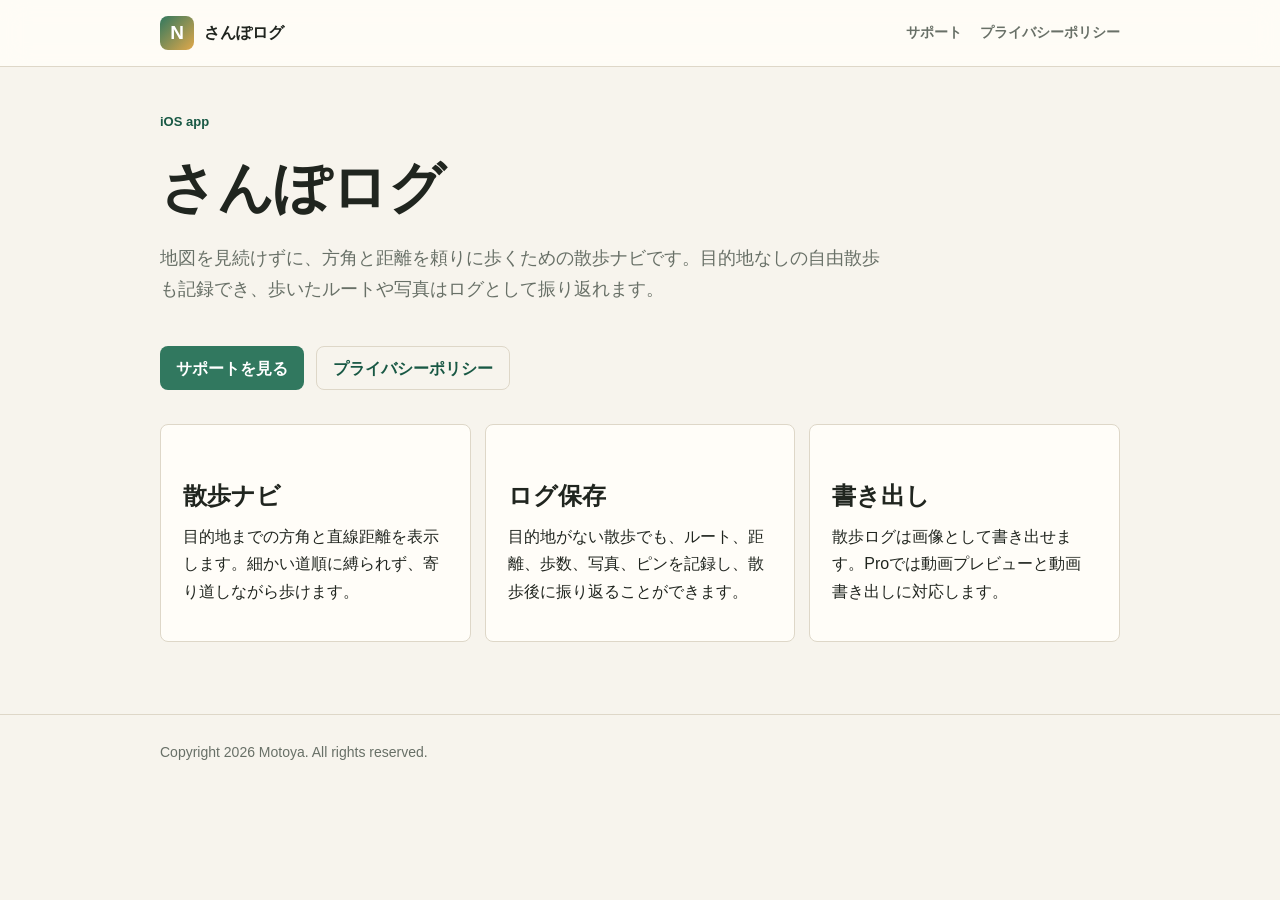
<file: index.html>
<!doctype html>
<html lang="ja">
<head>
  <meta http-equiv="Content-Type" content="text/html; charset=utf-8">
  <meta name="viewport" content="width=device-width, initial-scale=1">
  <title>さんぽログ</title>
  <meta name="description" content="さんぽログは、方角ナビと自由散歩ログを組み合わせたiOSアプリです。">
  <link rel="stylesheet" type="text/css" href="./styles.css">
</head>
<body>
  <div class="site-header">
    <div class="nav">
      <a class="brand" href="./index.html">
        <span class="brand-mark">N</span>
        <span>さんぽログ</span>
      </a>
      <a class="nav-link" href="./support.html">サポート</a>
      <a class="nav-link" href="./privacy.html">プライバシーポリシー</a>
    </div>
  </div>

  <div class="page">
    <div class="hero">
      <p class="eyebrow">iOS app</p>
      <h1>さんぽログ</h1>
      <p class="lede">地図を見続けずに、方角と距離を頼りに歩くための散歩ナビです。目的地なしの自由散歩も記録でき、歩いたルートや写真はログとして振り返れます。</p>
      <div class="button-row">
        <a class="button" href="./support.html">サポートを見る</a>
        <a class="button secondary" href="./privacy.html">プライバシーポリシー</a>
      </div>
    </div>

    <div class="grid">
      <div class="panel">
        <h2>散歩ナビ</h2>
        <p>目的地までの方角と直線距離を表示します。細かい道順に縛られず、寄り道しながら歩けます。</p>
      </div>
      <div class="panel">
        <h2>ログ保存</h2>
        <p>目的地がない散歩でも、ルート、距離、歩数、写真、ピンを記録し、散歩後に振り返ることができます。</p>
      </div>
      <div class="panel">
        <h2>書き出し</h2>
        <p>散歩ログは画像として書き出せます。Proでは動画プレビューと動画書き出しに対応します。</p>
      </div>
    </div>
  </div>

  <div class="site-footer">
    <div class="footer-inner">
      <p>Copyright 2026 Motoya. All rights reserved.</p>
    </div>
  </div>
</body>
</html>
</file>
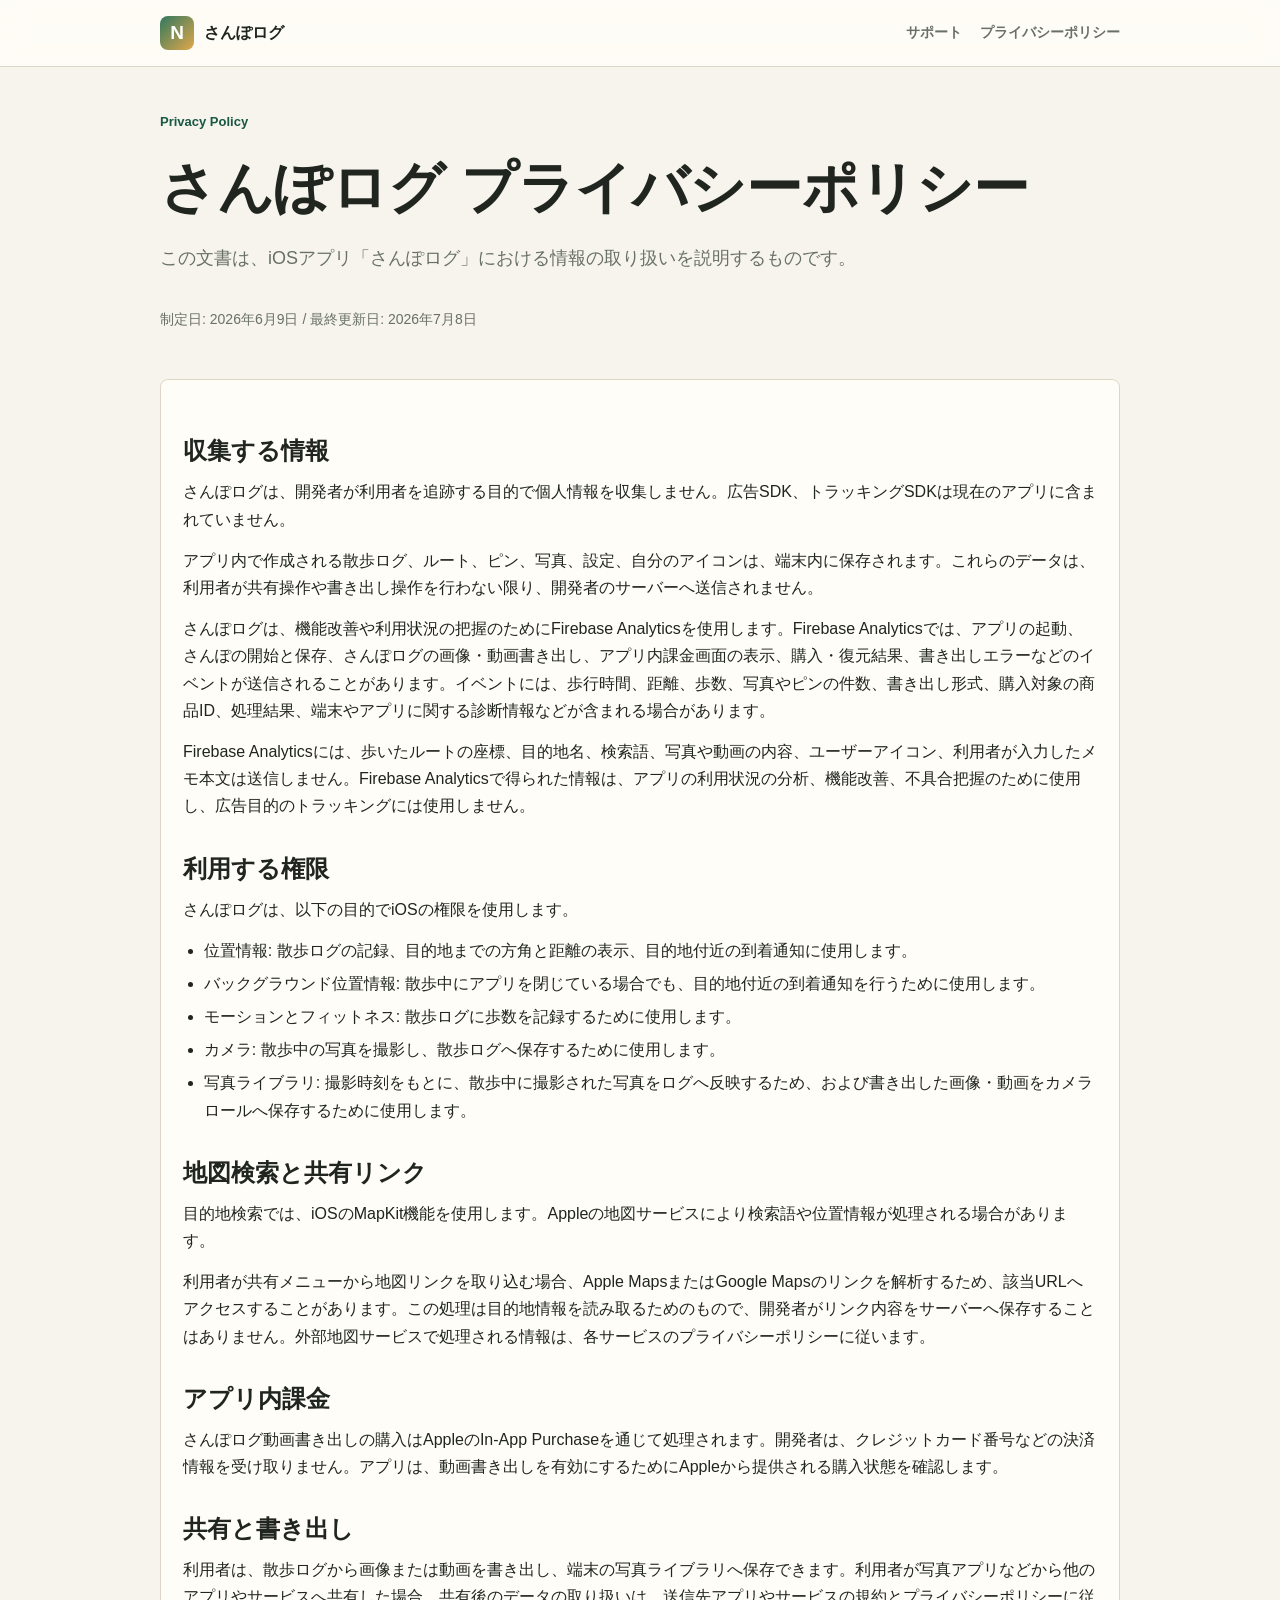
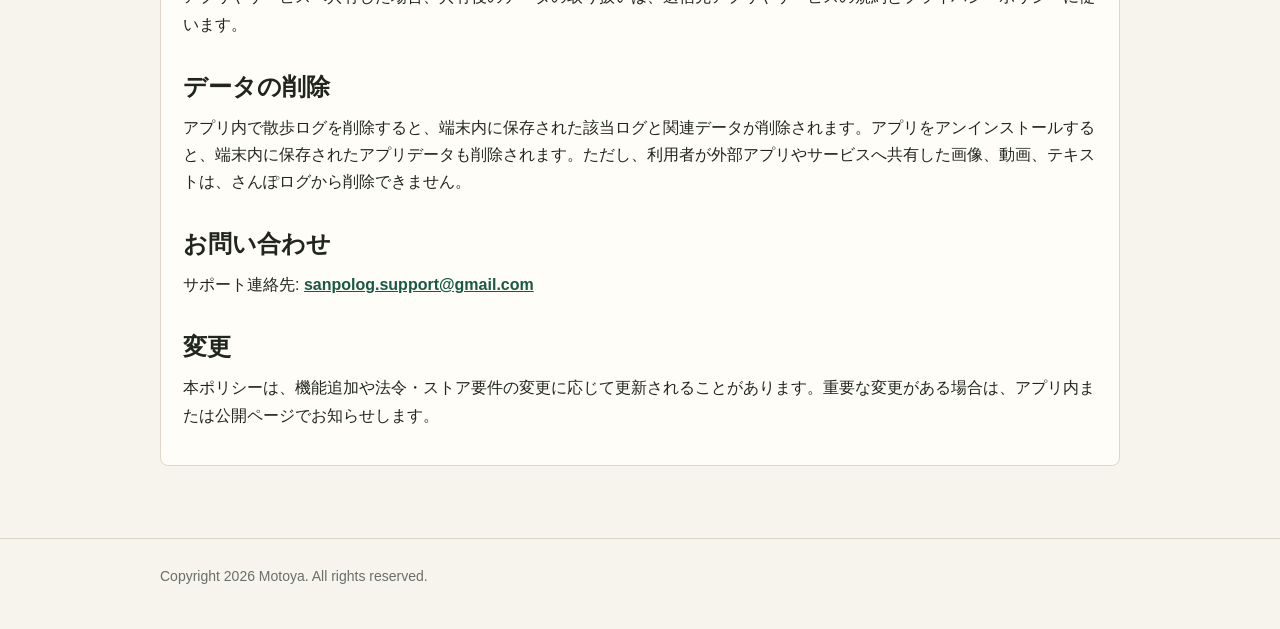
<file: privacy.html>
<!doctype html>
<html lang="ja">
<head>
  <meta http-equiv="Content-Type" content="text/html; charset=utf-8">
  <meta name="viewport" content="width=device-width, initial-scale=1">
  <title>さんぽログ プライバシーポリシー</title>
  <meta name="description" content="iOSアプリ さんぽログ のプライバシーポリシーです。">
  <link rel="stylesheet" type="text/css" href="./styles.css">
</head>
<body>
  <div class="site-header">
    <div class="nav">
      <a class="brand" href="./index.html">
        <span class="brand-mark">N</span>
        <span>さんぽログ</span>
      </a>
      <a class="nav-link" href="./support.html">サポート</a>
      <a class="nav-link" href="./privacy.html">プライバシーポリシー</a>
    </div>
  </div>

  <div class="page">
    <div class="hero">
      <p class="eyebrow">Privacy Policy</p>
      <h1>さんぽログ プライバシーポリシー</h1>
      <p class="lede">この文書は、iOSアプリ「さんぽログ」における情報の取り扱いを説明するものです。</p>
      <p class="meta">制定日: 2026年6月9日 / 最終更新日: 2026年7月8日</p>
    </div>

    <div class="panel">
      <h2>収集する情報</h2>
      <p>さんぽログは、開発者が利用者を追跡する目的で個人情報を収集しません。広告SDK、トラッキングSDKは現在のアプリに含まれていません。</p>
      <p>アプリ内で作成される散歩ログ、ルート、ピン、写真、設定、自分のアイコンは、端末内に保存されます。これらのデータは、利用者が共有操作や書き出し操作を行わない限り、開発者のサーバーへ送信されません。</p>
      <p>さんぽログは、機能改善や利用状況の把握のためにFirebase Analyticsを使用します。Firebase Analyticsでは、アプリの起動、さんぽの開始と保存、さんぽログの画像・動画書き出し、アプリ内課金画面の表示、購入・復元結果、書き出しエラーなどのイベントが送信されることがあります。イベントには、歩行時間、距離、歩数、写真やピンの件数、書き出し形式、購入対象の商品ID、処理結果、端末やアプリに関する診断情報などが含まれる場合があります。</p>
      <p>Firebase Analyticsには、歩いたルートの座標、目的地名、検索語、写真や動画の内容、ユーザーアイコン、利用者が入力したメモ本文は送信しません。Firebase Analyticsで得られた情報は、アプリの利用状況の分析、機能改善、不具合把握のために使用し、広告目的のトラッキングには使用しません。</p>

      <h2>利用する権限</h2>
      <p>さんぽログは、以下の目的でiOSの権限を使用します。</p>
      <ul>
        <li>位置情報: 散歩ログの記録、目的地までの方角と距離の表示、目的地付近の到着通知に使用します。</li>
        <li>バックグラウンド位置情報: 散歩中にアプリを閉じている場合でも、目的地付近の到着通知を行うために使用します。</li>
        <li>モーションとフィットネス: 散歩ログに歩数を記録するために使用します。</li>
        <li>カメラ: 散歩中の写真を撮影し、散歩ログへ保存するために使用します。</li>
        <li>写真ライブラリ: 撮影時刻をもとに、散歩中に撮影された写真をログへ反映するため、および書き出した画像・動画をカメラロールへ保存するために使用します。</li>
      </ul>

      <h2>地図検索と共有リンク</h2>
      <p>目的地検索では、iOSのMapKit機能を使用します。Appleの地図サービスにより検索語や位置情報が処理される場合があります。</p>
      <p>利用者が共有メニューから地図リンクを取り込む場合、Apple MapsまたはGoogle Mapsのリンクを解析するため、該当URLへアクセスすることがあります。この処理は目的地情報を読み取るためのもので、開発者がリンク内容をサーバーへ保存することはありません。外部地図サービスで処理される情報は、各サービスのプライバシーポリシーに従います。</p>

      <h2>アプリ内課金</h2>
      <p>さんぽログ動画書き出しの購入はAppleのIn-App Purchaseを通じて処理されます。開発者は、クレジットカード番号などの決済情報を受け取りません。アプリは、動画書き出しを有効にするためにAppleから提供される購入状態を確認します。</p>

      <h2>共有と書き出し</h2>
      <p>利用者は、散歩ログから画像または動画を書き出し、端末の写真ライブラリへ保存できます。利用者が写真アプリなどから他のアプリやサービスへ共有した場合、共有後のデータの取り扱いは、送信先アプリやサービスの規約とプライバシーポリシーに従います。</p>

      <h2>データの削除</h2>
      <p>アプリ内で散歩ログを削除すると、端末内に保存された該当ログと関連データが削除されます。アプリをアンインストールすると、端末内に保存されたアプリデータも削除されます。ただし、利用者が外部アプリやサービスへ共有した画像、動画、テキストは、さんぽログから削除できません。</p>

      <h2>お問い合わせ</h2>
      <p>サポート連絡先: <a href="mailto:sanpolog.support@gmail.com">sanpolog.support@gmail.com</a></p>

      <h2>変更</h2>
      <p>本ポリシーは、機能追加や法令・ストア要件の変更に応じて更新されることがあります。重要な変更がある場合は、アプリ内または公開ページでお知らせします。</p>
    </div>
  </div>

  <div class="site-footer">
    <div class="footer-inner">
      <p>Copyright 2026 Motoya. All rights reserved.</p>
    </div>
  </div>
</body>
</html>
</file>
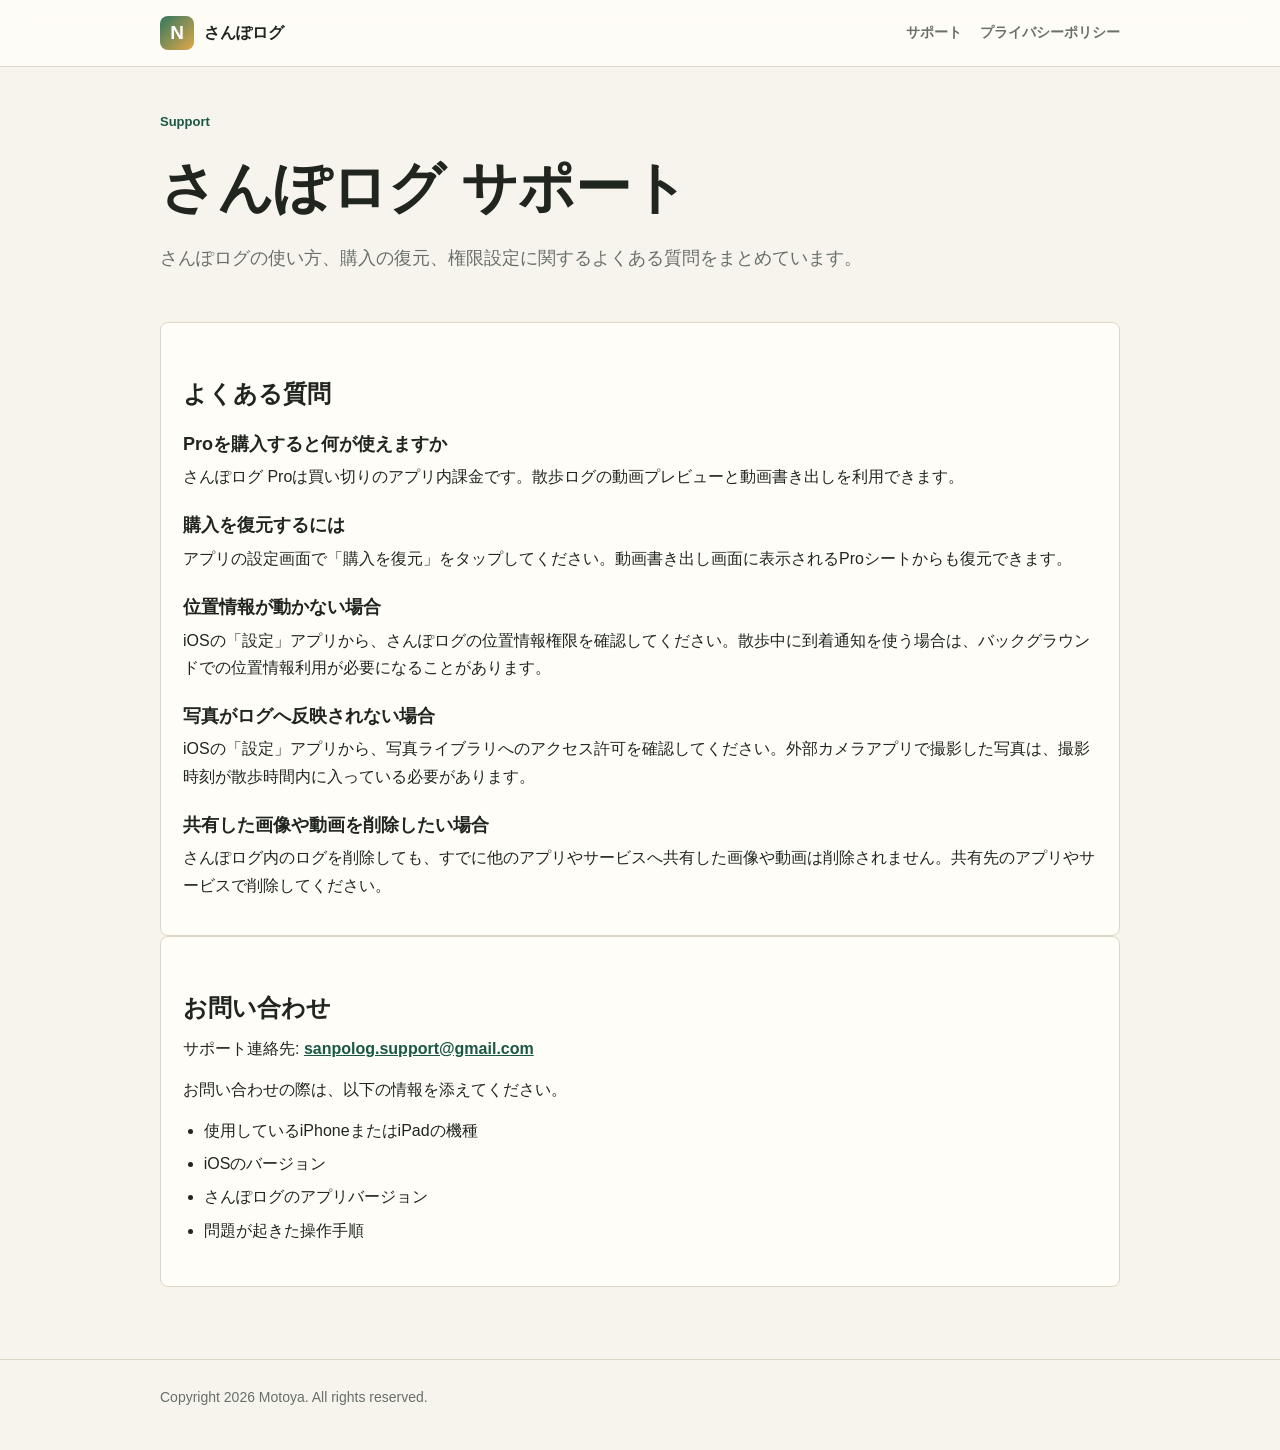
<file: support.html>
<!doctype html>
<html lang="ja">
<head>
  <meta http-equiv="Content-Type" content="text/html; charset=utf-8">
  <meta name="viewport" content="width=device-width, initial-scale=1">
  <title>さんぽログ サポート</title>
  <meta name="description" content="さんぽログのサポート情報、よくある質問、問い合わせ前に確認する内容を掲載しています。">
  <link rel="stylesheet" type="text/css" href="./styles.css">
</head>
<body>
  <div class="site-header">
    <div class="nav">
      <a class="brand" href="./index.html">
        <span class="brand-mark">N</span>
        <span>さんぽログ</span>
      </a>
      <a class="nav-link" href="./support.html">サポート</a>
      <a class="nav-link" href="./privacy.html">プライバシーポリシー</a>
    </div>
  </div>

  <div class="page">
    <div class="hero">
      <p class="eyebrow">Support</p>
      <h1>さんぽログ サポート</h1>
      <p class="lede">さんぽログの使い方、購入の復元、権限設定に関するよくある質問をまとめています。</p>
    </div>

    <div class="panel">
      <h2>よくある質問</h2>

      <h3>Proを購入すると何が使えますか</h3>
      <p>さんぽログ Proは買い切りのアプリ内課金です。散歩ログの動画プレビューと動画書き出しを利用できます。</p>

      <h3>購入を復元するには</h3>
      <p>アプリの設定画面で「購入を復元」をタップしてください。動画書き出し画面に表示されるProシートからも復元できます。</p>

      <h3>位置情報が動かない場合</h3>
      <p>iOSの「設定」アプリから、さんぽログの位置情報権限を確認してください。散歩中に到着通知を使う場合は、バックグラウンドでの位置情報利用が必要になることがあります。</p>

      <h3>写真がログへ反映されない場合</h3>
      <p>iOSの「設定」アプリから、写真ライブラリへのアクセス許可を確認してください。外部カメラアプリで撮影した写真は、撮影時刻が散歩時間内に入っている必要があります。</p>

      <h3>共有した画像や動画を削除したい場合</h3>
      <p>さんぽログ内のログを削除しても、すでに他のアプリやサービスへ共有した画像や動画は削除されません。共有先のアプリやサービスで削除してください。</p>
    </div>

    <div class="panel">
      <h2>お問い合わせ</h2>
      <p>サポート連絡先: <a href="mailto:sanpolog.support@gmail.com">sanpolog.support@gmail.com</a></p>
      <p>お問い合わせの際は、以下の情報を添えてください。</p>
      <ul>
        <li>使用しているiPhoneまたはiPadの機種</li>
        <li>iOSのバージョン</li>
        <li>さんぽログのアプリバージョン</li>
        <li>問題が起きた操作手順</li>
      </ul>
    </div>
  </div>

  <div class="site-footer">
    <div class="footer-inner">
      <p>Copyright 2026 Motoya. All rights reserved.</p>
    </div>
  </div>
</body>
</html>
</file>
<file: styles.css>
:root {
  color-scheme: light;
  --bg: #f7f4ed;
  --paper: #fffdf8;
  --ink: #20251f;
  --muted: #687067;
  --line: #ded7c8;
  --accent: #31785f;
  --accent-dark: #185844;
  --soft: #e8f1e9;
}

* {
  box-sizing: border-box;
}

body {
  margin: 0;
  background: var(--bg);
  color: var(--ink);
  font-family: -apple-system, BlinkMacSystemFont, "Hiragino Sans", "Yu Gothic", "YuGothic", "Segoe UI", sans-serif;
  line-height: 1.7;
}

a {
  color: var(--accent-dark);
  font-weight: 700;
}

.site-header {
  border-bottom: 1px solid var(--line);
  background: rgba(255, 253, 248, 0.88);
  backdrop-filter: blur(14px);
  position: sticky;
  top: 0;
  z-index: 10;
}

.nav {
  width: min(960px, calc(100% - 32px));
  margin: 0 auto;
  min-height: 66px;
  display: flex;
  align-items: center;
  gap: 18px;
}

.brand {
  display: inline-flex;
  align-items: center;
  gap: 10px;
  margin-right: auto;
  text-decoration: none;
  color: var(--ink);
  font-weight: 800;
}

.brand-mark {
  width: 34px;
  height: 34px;
  border-radius: 8px;
  display: grid;
  place-items: center;
  color: #fff;
  background: linear-gradient(135deg, #31785f, #e1a84a);
  font-size: 19px;
}

.nav-link {
  color: var(--muted);
  text-decoration: none;
  font-size: 14px;
}

.nav-link[aria-current="page"] {
  color: var(--accent-dark);
}

.page {
  width: min(960px, calc(100% - 32px));
  margin: 0 auto;
  padding: 44px 0 72px;
}

.hero {
  display: grid;
  gap: 20px;
  margin-bottom: 34px;
}

.eyebrow {
  color: var(--accent-dark);
  font-size: 13px;
  font-weight: 800;
  letter-spacing: 0;
  margin: 0;
}

h1,
h2,
h3 {
  line-height: 1.25;
  letter-spacing: 0;
}

h1 {
  font-size: clamp(34px, 5vw, 56px);
  margin: 0;
}

h2 {
  font-size: 24px;
  margin: 34px 0 12px;
}

h3 {
  font-size: 18px;
  margin: 24px 0 8px;
}

p {
  margin: 0 0 14px;
}

ul {
  margin: 8px 0 20px;
  padding-left: 1.3em;
}

li {
  margin: 6px 0;
}

.lede {
  color: var(--muted);
  font-size: 18px;
  max-width: 720px;
}

.panel {
  background: var(--paper);
  border: 1px solid var(--line);
  border-radius: 8px;
  padding: 22px;
}

.grid {
  display: grid;
  grid-template-columns: repeat(3, minmax(0, 1fr));
  gap: 14px;
}

.callout {
  background: var(--soft);
  border: 1px solid #cbdcca;
  border-radius: 8px;
  padding: 18px;
}

.button-row {
  display: flex;
  flex-wrap: wrap;
  gap: 12px;
  margin-top: 8px;
}

.button {
  display: inline-flex;
  align-items: center;
  min-height: 44px;
  padding: 0 16px;
  border-radius: 8px;
  background: var(--accent);
  color: #fff;
  text-decoration: none;
  font-weight: 800;
}

.button.secondary {
  background: transparent;
  color: var(--accent-dark);
  border: 1px solid var(--line);
}

.meta {
  color: var(--muted);
  font-size: 14px;
}

.site-footer {
  border-top: 1px solid var(--line);
  padding: 26px 0;
  color: var(--muted);
  font-size: 14px;
}

.footer-inner {
  width: min(960px, calc(100% - 32px));
  margin: 0 auto;
}

@media (max-width: 720px) {
  .nav {
    align-items: flex-start;
    flex-direction: column;
    padding: 14px 0;
  }

  .brand {
    margin-right: 0;
  }

  .grid {
    grid-template-columns: 1fr;
  }

  .page {
    padding-top: 32px;
  }
}
</file>
